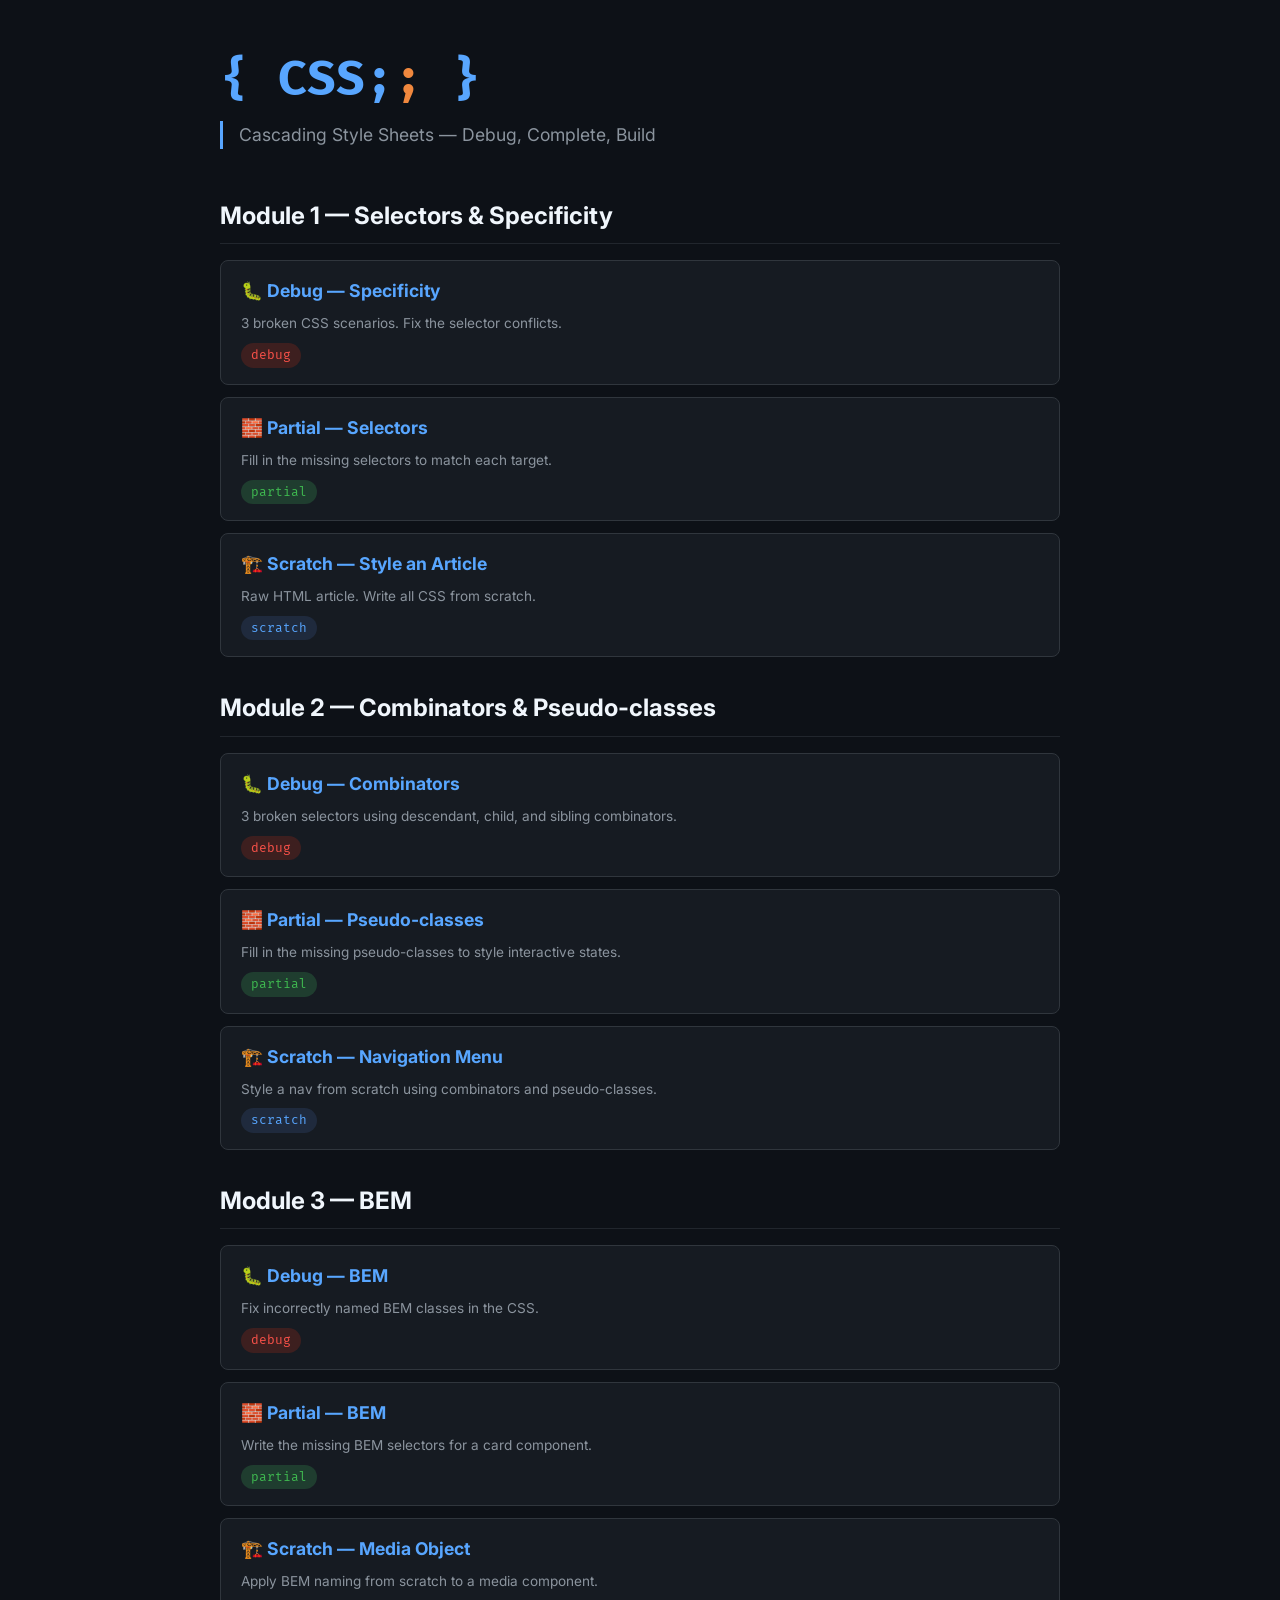
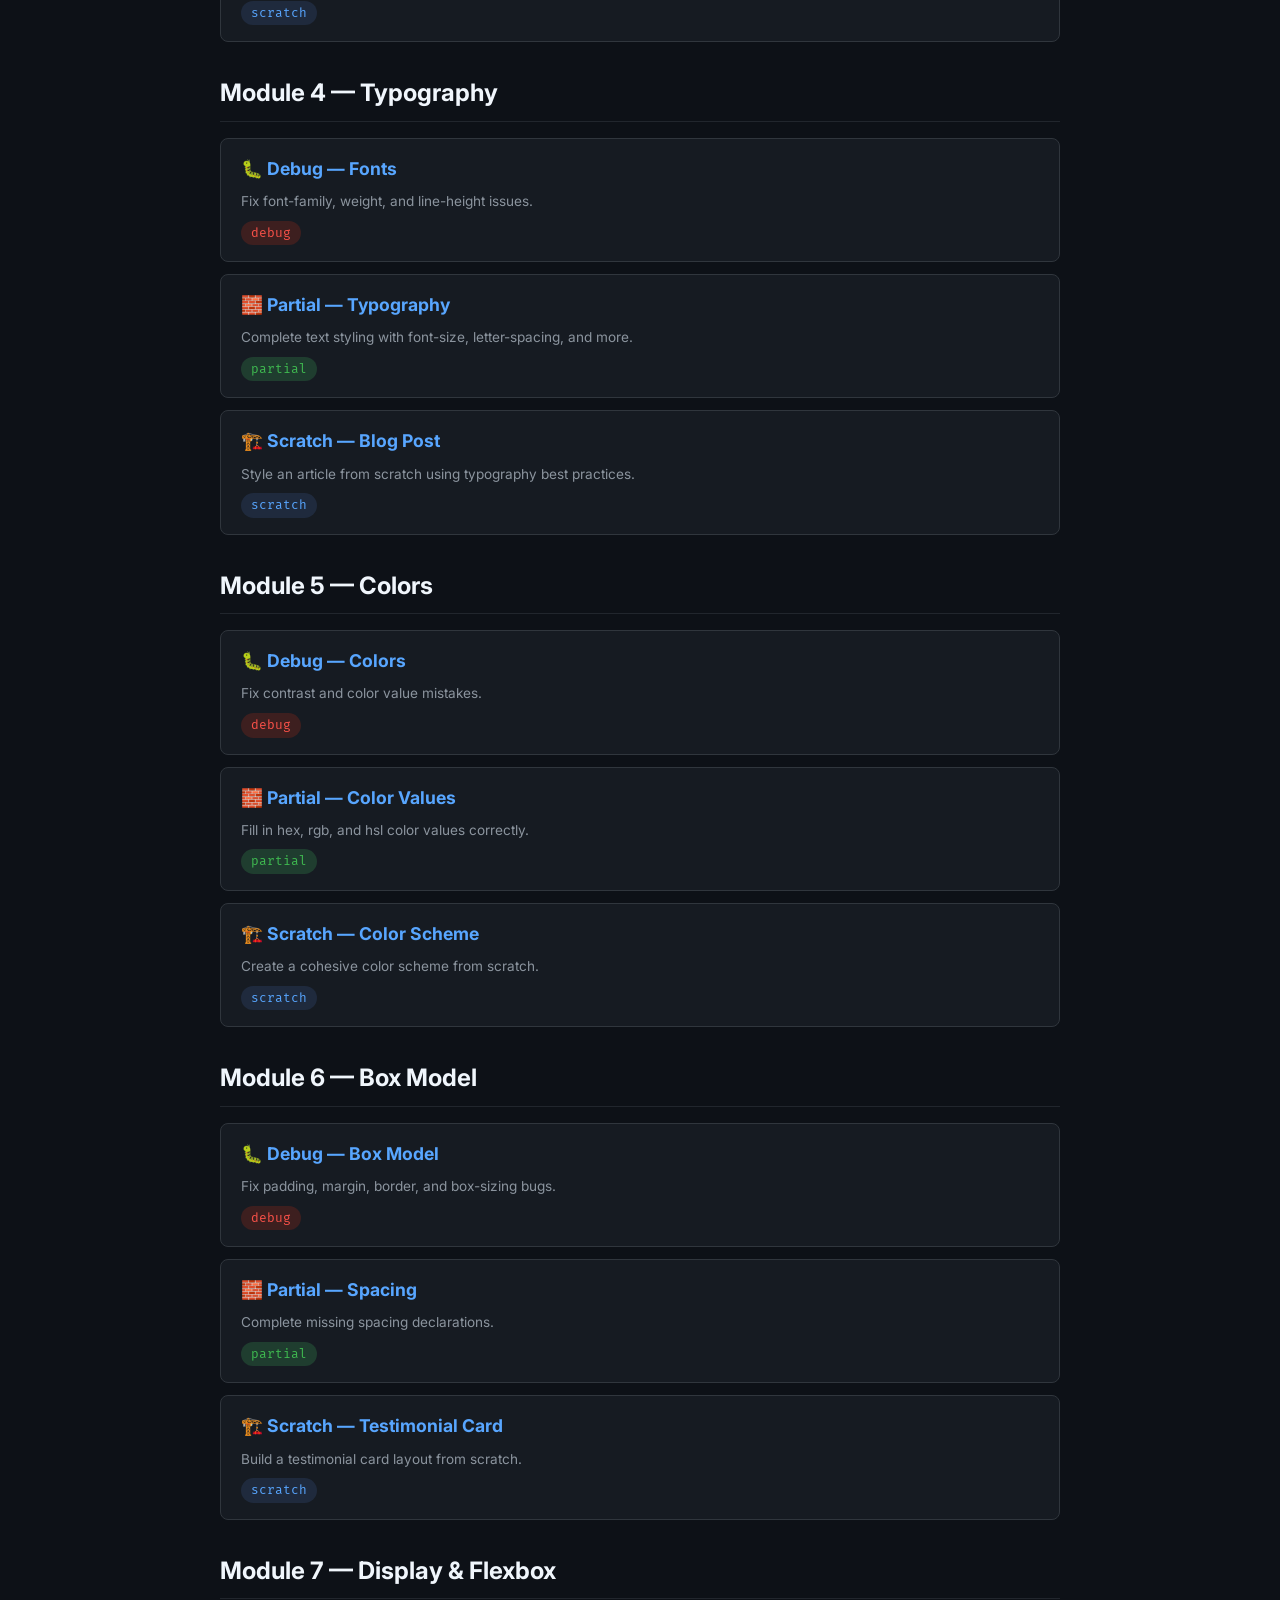
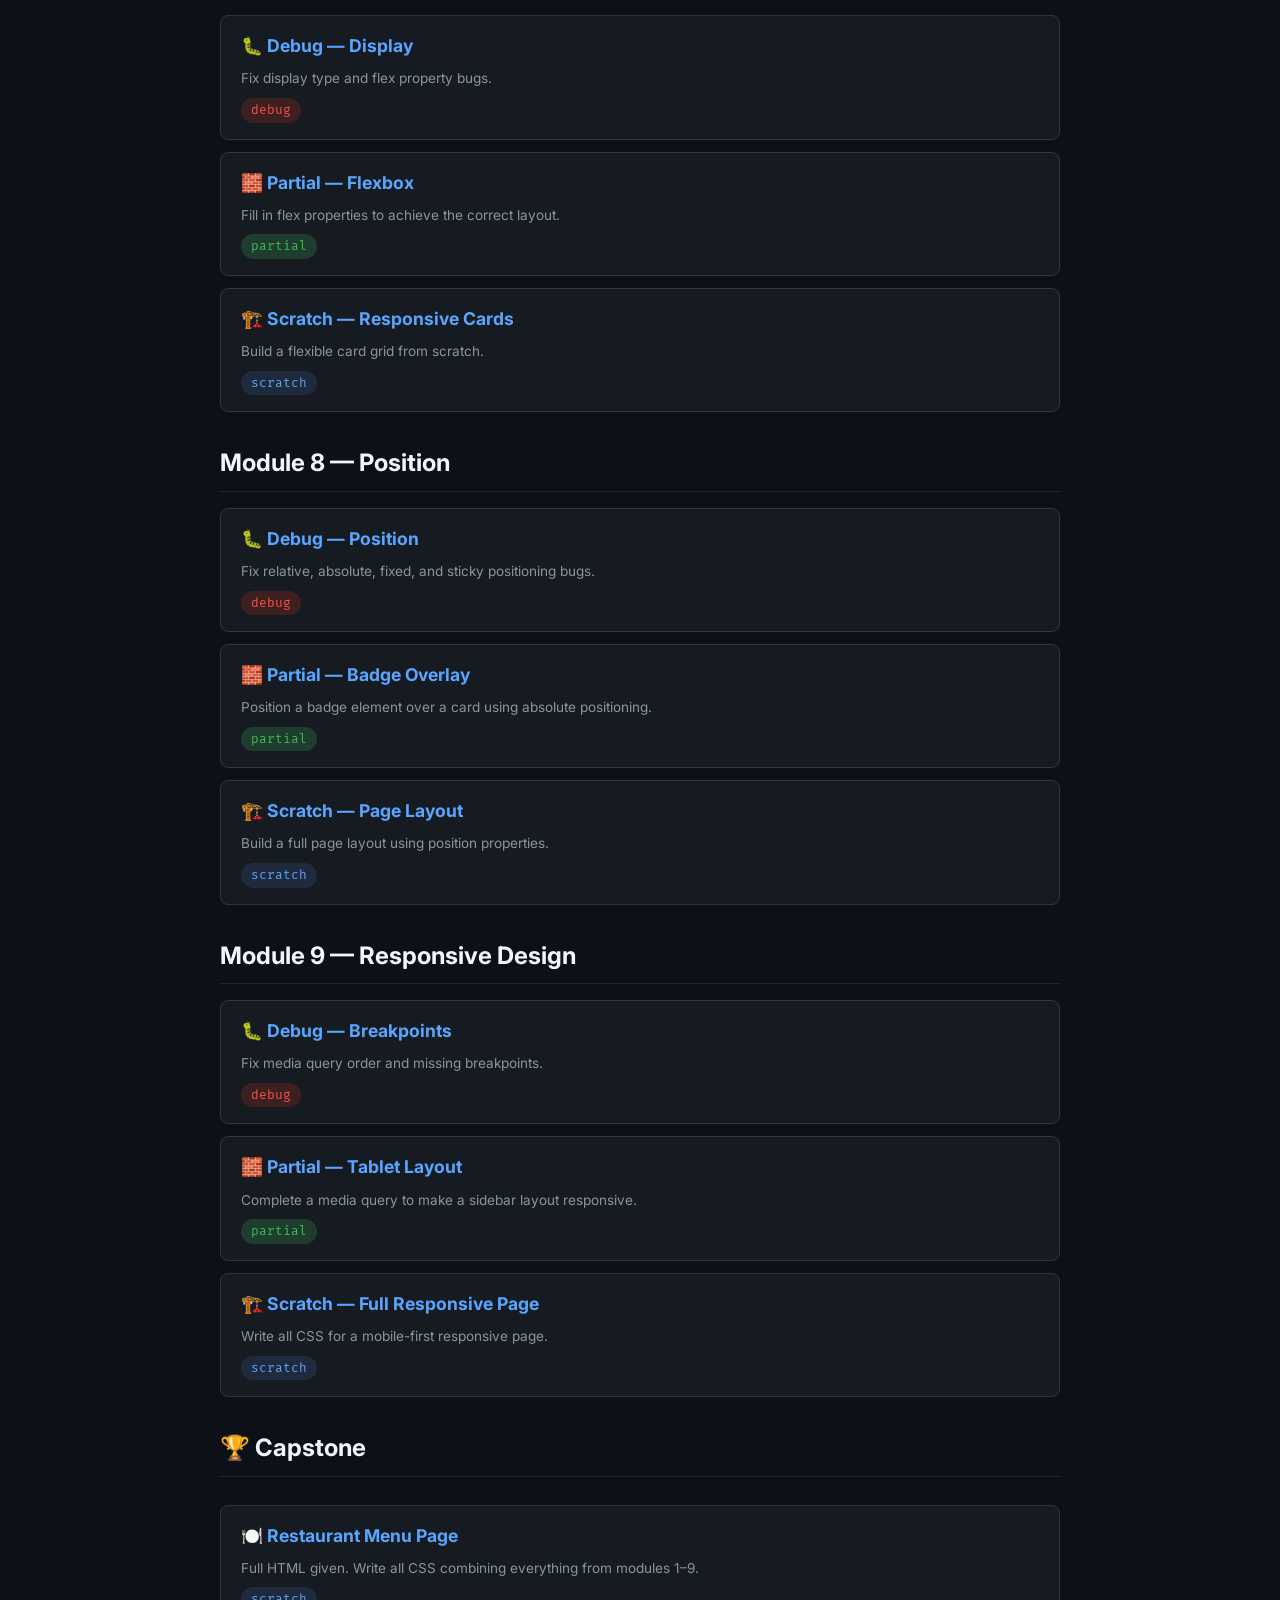
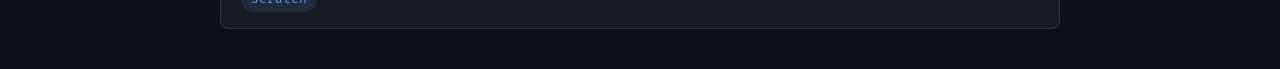
<file: css-ex/index.html>
<!DOCTYPE html>
<html lang="en">
<head>
  <meta charset="UTF-8">
  <meta name="viewport" content="width=device-width, initial-scale=1.0">
  <title>{ CSS; } — Course Hub</title>
  <link rel="preconnect" href="https://fonts.googleapis.com">
  <link href="https://fonts.googleapis.com/css2?family=Fira+Mono:wght@500;700&family=Inter:wght@400;600;700&display=swap" rel="stylesheet">
  <style>
    * { margin: 0; padding: 0; box-sizing: border-box; }
    body { font-family: 'Inter', sans-serif; background: #0d1117; color: #e6edf3; line-height: 1.6; padding: 40px 24px; }
    .container { max-width: 840px; margin: 0 auto; }
    h1 { font-family: 'Fira Mono', monospace; font-size: 3rem; color: #58a6ff; margin-bottom: 4px; }
    h1 span { color: #f0883e; }
    .subtitle { color: #8b949e; font-size: 1.1rem; margin-bottom: 48px; border-left: 3px solid #58a6ff; padding-left: 16px; }
    h2 { font-size: 1.5rem; color: #f0f6fc; margin: 32px 0 16px; padding-bottom: 8px; border-bottom: 1px solid #21262d; }
    .module-grid { display: flex; flex-direction: column; gap: 12px; }
    .module { background: #161b22; border: 1px solid #30363d; border-radius: 8px; padding: 16px 20px; transition: border-color 0.2s; }
    .module:hover { border-color: #58a6ff; }
    .module h3 { font-size: 1.1rem; margin-bottom: 8px; }
    .module h3 a { color: #58a6ff; text-decoration: none; }
    .module h3 a:hover { text-decoration: underline; }
    .module .meta { font-size: 0.85rem; color: #8b949e; }
    .ex-list { display: flex; gap: 8px; flex-wrap: wrap; margin-top: 8px; }
    .ex-tag { font-family: 'Fira Mono', monospace; font-size: 0.8rem; padding: 2px 10px; border-radius: 20px; background: #21262d; color: #8b949e; }
    .ex-tag.debug { background: #3d1f1f; color: #f85149; }
    .ex-tag.partial { background: #1f3d2f; color: #3fb950; }
    .ex-tag.scratch { background: #1f2a3d; color: #58a6ff; }
    .capstone { margin-top: 12px; }
  </style>
</head>
<body>
  <div class="container">
    <h1>{ CSS;<span>;</span> }</h1>
    <div class="subtitle">Cascading Style Sheets — Debug, Complete, Build</div>

    <h2>Module 1 — Selectors &amp; Specificity</h2>
    <div class="module-grid">
      <div class="module">
        <h3><a href="exercises/module-01-selectors/exercise-specificity.html">🐛 Debug — Specificity</a></h3>
        <div class="meta">3 broken CSS scenarios. Fix the selector conflicts.</div>
        <div class="ex-list"><span class="ex-tag debug">debug</span></div>
      </div>
      <div class="module">
        <h3><a href="exercises/module-01-selectors/partial-selectors.html">🧱 Partial — Selectors</a></h3>
        <div class="meta">Fill in the missing selectors to match each target.</div>
        <div class="ex-list"><span class="ex-tag partial">partial</span></div>
      </div>
      <div class="module">
        <h3><a href="exercises/module-01-selectors/scratch-style-article.html">🏗️ Scratch — Style an Article</a></h3>
        <div class="meta">Raw HTML article. Write all CSS from scratch.</div>
        <div class="ex-list"><span class="ex-tag scratch">scratch</span></div>
      </div>
    </div>

    <h2>Module 2 — Combinators &amp; Pseudo-classes</h2>
    <div class="module-grid">
      <div class="module">
        <h3><a href="exercises/module-02-combinators/exercise-combinators.html">🐛 Debug — Combinators</a></h3>
        <div class="meta">3 broken selectors using descendant, child, and sibling combinators.</div>
        <div class="ex-list"><span class="ex-tag debug">debug</span></div>
      </div>
      <div class="module">
        <h3><a href="exercises/module-02-combinators/partial-pseudo.html">🧱 Partial — Pseudo-classes</a></h3>
        <div class="meta">Fill in the missing pseudo-classes to style interactive states.</div>
        <div class="ex-list"><span class="ex-tag partial">partial</span></div>
      </div>
      <div class="module">
        <h3><a href="exercises/module-02-combinators/scratch-menu.html">🏗️ Scratch — Navigation Menu</a></h3>
        <div class="meta">Style a nav from scratch using combinators and pseudo-classes.</div>
        <div class="ex-list"><span class="ex-tag scratch">scratch</span></div>
      </div>
    </div>

    <h2>Module 3 — BEM</h2>
    <div class="module-grid">
      <div class="module">
        <h3><a href="exercises/module-03-bem/exercise-bem.html">🐛 Debug — BEM</a></h3>
        <div class="meta">Fix incorrectly named BEM classes in the CSS.</div>
        <div class="ex-list"><span class="ex-tag debug">debug</span></div>
      </div>
      <div class="module">
        <h3><a href="exercises/module-03-bem/partial-bem.html">🧱 Partial — BEM</a></h3>
        <div class="meta">Write the missing BEM selectors for a card component.</div>
        <div class="ex-list"><span class="ex-tag partial">partial</span></div>
      </div>
      <div class="module">
        <h3><a href="exercises/module-03-bem/scratch-bem.html">🏗️ Scratch — Media Object</a></h3>
        <div class="meta">Apply BEM naming from scratch to a media component.</div>
        <div class="ex-list"><span class="ex-tag scratch">scratch</span></div>
      </div>
    </div>

    <h2>Module 4 — Typography</h2>
    <div class="module-grid">
      <div class="module">
        <h3><a href="exercises/module-04-typography/exercise-font.html">🐛 Debug — Fonts</a></h3>
        <div class="meta">Fix font-family, weight, and line-height issues.</div>
        <div class="ex-list"><span class="ex-tag debug">debug</span></div>
      </div>
      <div class="module">
        <h3><a href="exercises/module-04-typography/partial-typography.html">🧱 Partial — Typography</a></h3>
        <div class="meta">Complete text styling with font-size, letter-spacing, and more.</div>
        <div class="ex-list"><span class="ex-tag partial">partial</span></div>
      </div>
      <div class="module">
        <h3><a href="exercises/module-04-typography/scratch-blog-post.html">🏗️ Scratch — Blog Post</a></h3>
        <div class="meta">Style an article from scratch using typography best practices.</div>
        <div class="ex-list"><span class="ex-tag scratch">scratch</span></div>
      </div>
    </div>

    <h2>Module 5 — Colors</h2>
    <div class="module-grid">
      <div class="module">
        <h3><a href="exercises/module-05-colors/exercise-color.html">🐛 Debug — Colors</a></h3>
        <div class="meta">Fix contrast and color value mistakes.</div>
        <div class="ex-list"><span class="ex-tag debug">debug</span></div>
      </div>
      <div class="module">
        <h3><a href="exercises/module-05-colors/partial-color-values.html">🧱 Partial — Color Values</a></h3>
        <div class="meta">Fill in hex, rgb, and hsl color values correctly.</div>
        <div class="ex-list"><span class="ex-tag partial">partial</span></div>
      </div>
      <div class="module">
        <h3><a href="exercises/module-05-colors/scratch-color-scheme.html">🏗️ Scratch — Color Scheme</a></h3>
        <div class="meta">Create a cohesive color scheme from scratch.</div>
        <div class="ex-list"><span class="ex-tag scratch">scratch</span></div>
      </div>
    </div>

    <h2>Module 6 — Box Model</h2>
    <div class="module-grid">
      <div class="module">
        <h3><a href="exercises/module-06-box-model/exercise-box.html">🐛 Debug — Box Model</a></h3>
        <div class="meta">Fix padding, margin, border, and box-sizing bugs.</div>
        <div class="ex-list"><span class="ex-tag debug">debug</span></div>
      </div>
      <div class="module">
        <h3><a href="exercises/module-06-box-model/partial-spacing.html">🧱 Partial — Spacing</a></h3>
        <div class="meta">Complete missing spacing declarations.</div>
        <div class="ex-list"><span class="ex-tag partial">partial</span></div>
      </div>
      <div class="module">
        <h3><a href="exercises/module-06-box-model/scratch-testimonial.html">🏗️ Scratch — Testimonial Card</a></h3>
        <div class="meta">Build a testimonial card layout from scratch.</div>
        <div class="ex-list"><span class="ex-tag scratch">scratch</span></div>
      </div>
    </div>

    <h2>Module 7 — Display &amp; Flexbox</h2>
    <div class="module-grid">
      <div class="module">
        <h3><a href="exercises/module-07-display-flexbox/exercise-display.html">🐛 Debug — Display</a></h3>
        <div class="meta">Fix display type and flex property bugs.</div>
        <div class="ex-list"><span class="ex-tag debug">debug</span></div>
      </div>
      <div class="module">
        <h3><a href="exercises/module-07-display-flexbox/partial-flexbox.html">🧱 Partial — Flexbox</a></h3>
        <div class="meta">Fill in flex properties to achieve the correct layout.</div>
        <div class="ex-list"><span class="ex-tag partial">partial</span></div>
      </div>
      <div class="module">
        <h3><a href="exercises/module-07-display-flexbox/scratch-responsive-cards.html">🏗️ Scratch — Responsive Cards</a></h3>
        <div class="meta">Build a flexible card grid from scratch.</div>
        <div class="ex-list"><span class="ex-tag scratch">scratch</span></div>
      </div>
    </div>

    <h2>Module 8 — Position</h2>
    <div class="module-grid">
      <div class="module">
        <h3><a href="exercises/module-08-position/exercise-position.html">🐛 Debug — Position</a></h3>
        <div class="meta">Fix relative, absolute, fixed, and sticky positioning bugs.</div>
        <div class="ex-list"><span class="ex-tag debug">debug</span></div>
      </div>
      <div class="module">
        <h3><a href="exercises/module-08-position/partial-badge.html">🧱 Partial — Badge Overlay</a></h3>
        <div class="meta">Position a badge element over a card using absolute positioning.</div>
        <div class="ex-list"><span class="ex-tag partial">partial</span></div>
      </div>
      <div class="module">
        <h3><a href="exercises/module-08-position/scratch-page-layout.html">🏗️ Scratch — Page Layout</a></h3>
        <div class="meta">Build a full page layout using position properties.</div>
        <div class="ex-list"><span class="ex-tag scratch">scratch</span></div>
      </div>
    </div>

    <h2>Module 9 — Responsive Design</h2>
    <div class="module-grid">
      <div class="module">
        <h3><a href="exercises/module-09-responsive/exercise-breakpoints.html">🐛 Debug — Breakpoints</a></h3>
        <div class="meta">Fix media query order and missing breakpoints.</div>
        <div class="ex-list"><span class="ex-tag debug">debug</span></div>
      </div>
      <div class="module">
        <h3><a href="exercises/module-09-responsive/partial-tablet.html">🧱 Partial — Tablet Layout</a></h3>
        <div class="meta">Complete a media query to make a sidebar layout responsive.</div>
        <div class="ex-list"><span class="ex-tag partial">partial</span></div>
      </div>
      <div class="module">
        <h3><a href="exercises/module-09-responsive/scratch-full-responsive.css">🏗️ Scratch — Full Responsive Page</a></h3>
        <div class="meta">Write all CSS for a mobile-first responsive page.</div>
        <div class="ex-list"><span class="ex-tag scratch">scratch</span></div>
      </div>
    </div>

    <h2>🏆 Capstone</h2>
    <div class="module-grid">
      <div class="module capstone">
        <h3><a href="exercises/capstone-restaurant/index.html">🍽️ Restaurant Menu Page</a></h3>
        <div class="meta">Full HTML given. Write all CSS combining everything from modules 1–9.</div>
        <div class="ex-list"><span class="ex-tag scratch">scratch</span></div>
      </div>
    </div>
  </div>
</body>
</html>
</file>
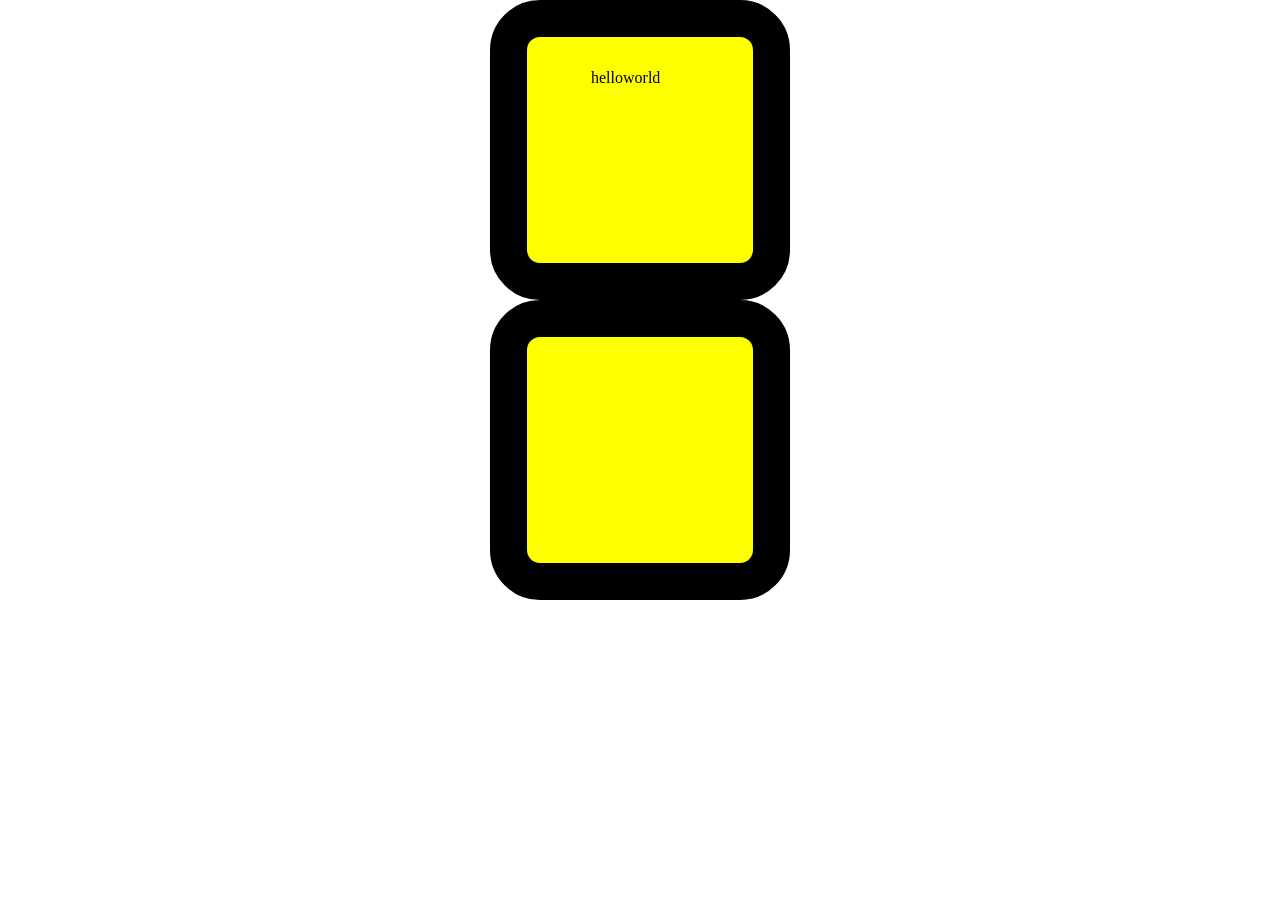
<file: css-ex/boxmodel/index.html>
<!DOCTYPE html>
<html lang="en">
<head>
    <link rel="stylesheet" href="css.css">
    <meta charset="UTF-8">
    <meta name="viewport" content="width=device-width, initial-scale=1.0">
    <title>Document</title>
</head>
<body>
    <div style = " height: 300px; width: 300px; background-color: yellow;margin-bottom: -128px;" >
        helloworld
    </div>
    <div class="special" style = " height: 300px; width: 300px; background-color: yellow; margin-top: 128px;" >
         </div>
</body>
</html>
</file>
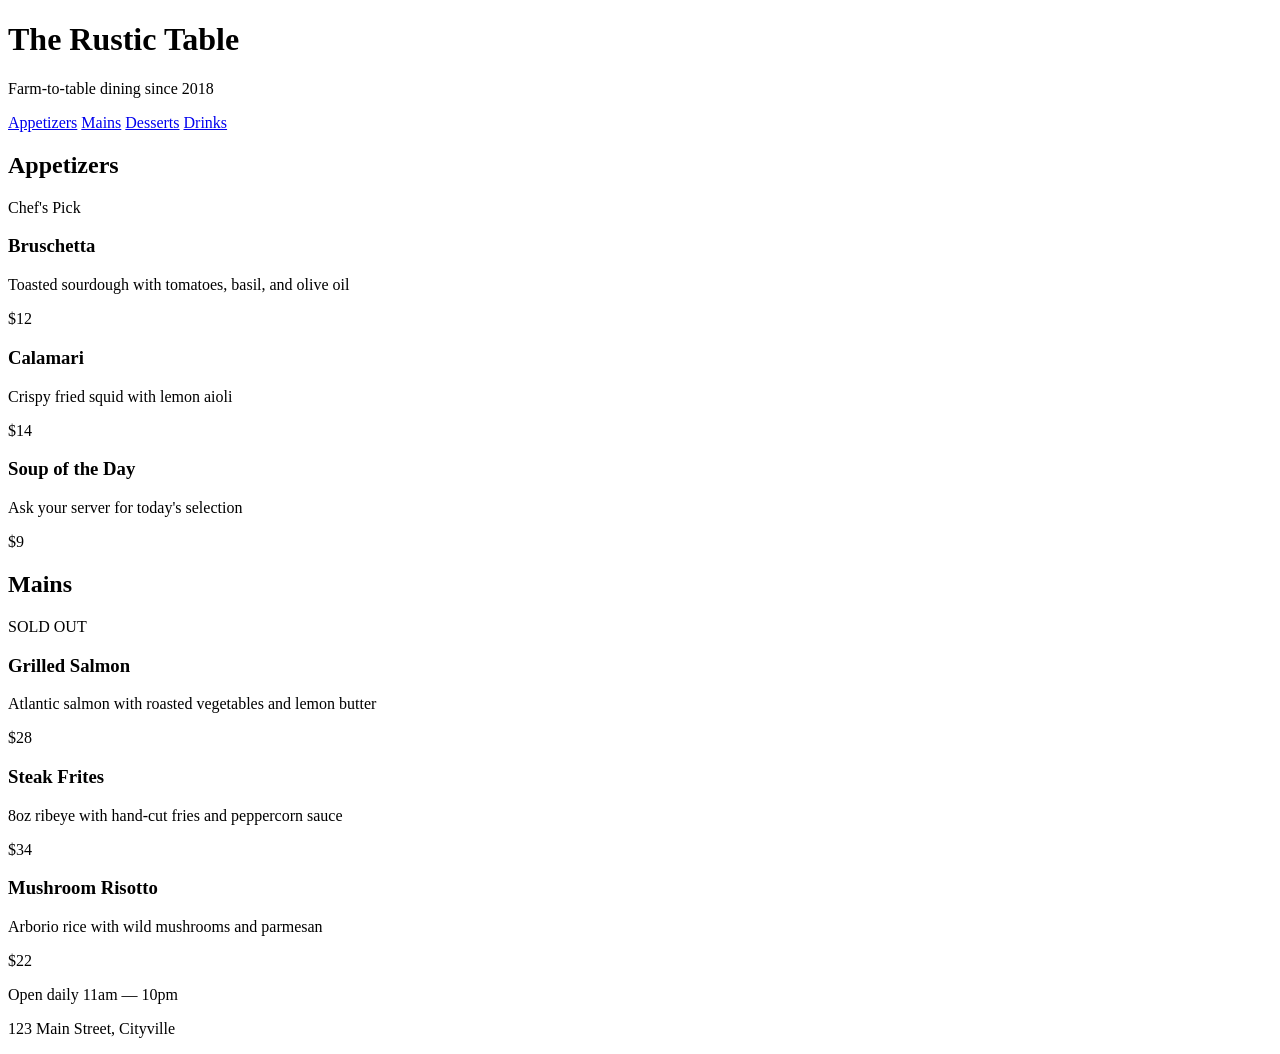
<file: css-ex/exercises/capstone-restaurant/index.html>
<!DOCTYPE html>
<html lang="en">
<head>
  <meta charset="UTF-8">
  <meta name="viewport" content="width=device-width, initial-scale=1.0">
  <title>🍽️ Restaurant Menu</title>
  <link rel="stylesheet" href="style.css">
</head>
<body>

  <header class="header">
    <h1 class="header__title">The Rustic Table</h1>
    <p class="header__subtitle">Farm-to-table dining since 2018</p>
  </header>

  <nav class="nav">
    <a href="#" class="nav__link">Appetizers</a>
    <a href="#" class="nav__link">Mains</a>
    <a href="#" class="nav__link">Desserts</a>
    <a href="#" class="nav__link">Drinks</a>
  </nav>

  <main class="menu">
    <section class="menu__section">
      <h2 class="menu__heading">Appetizers</h2>
      <div class="menu__grid">
        <div class="menu-item">
          <span class="menu-item__badge">Chef's Pick</span>
          <h3 class="menu-item__name">Bruschetta</h3>
          <p class="menu-item__desc">Toasted sourdough with tomatoes, basil, and olive oil</p>
          <span class="menu-item__price">$12</span>
        </div>
        <div class="menu-item">
          <h3 class="menu-item__name">Calamari</h3>
          <p class="menu-item__desc">Crispy fried squid with lemon aioli</p>
          <span class="menu-item__price">$14</span>
        </div>
        <div class="menu-item">
          <h3 class="menu-item__name">Soup of the Day</h3>
          <p class="menu-item__desc">Ask your server for today's selection</p>
          <span class="menu-item__price">$9</span>
        </div>
      </div>
    </section>

    <section class="menu__section">
      <h2 class="menu__heading">Mains</h2>
      <div class="menu__grid">
        <div class="menu-item">
          <span class="menu-item__badge menu-item__badge--sold">SOLD OUT</span>
          <h3 class="menu-item__name">Grilled Salmon</h3>
          <p class="menu-item__desc">Atlantic salmon with roasted vegetables and lemon butter</p>
          <span class="menu-item__price">$28</span>
        </div>
        <div class="menu-item">
          <h3 class="menu-item__name">Steak Frites</h3>
          <p class="menu-item__desc">8oz ribeye with hand-cut fries and peppercorn sauce</p>
          <span class="menu-item__price">$34</span>
        </div>
        <div class="menu-item">
          <h3 class="menu-item__name">Mushroom Risotto</h3>
          <p class="menu-item__desc">Arborio rice with wild mushrooms and parmesan</p>
          <span class="menu-item__price">$22</span>
        </div>
      </div>
    </section>
  </main>

  <footer class="footer">
    <p class="footer__text">Open daily 11am — 10pm</p>
    <p class="footer__text">123 Main Street, Cityville</p>
  </footer>

</body>
</html>
</file>
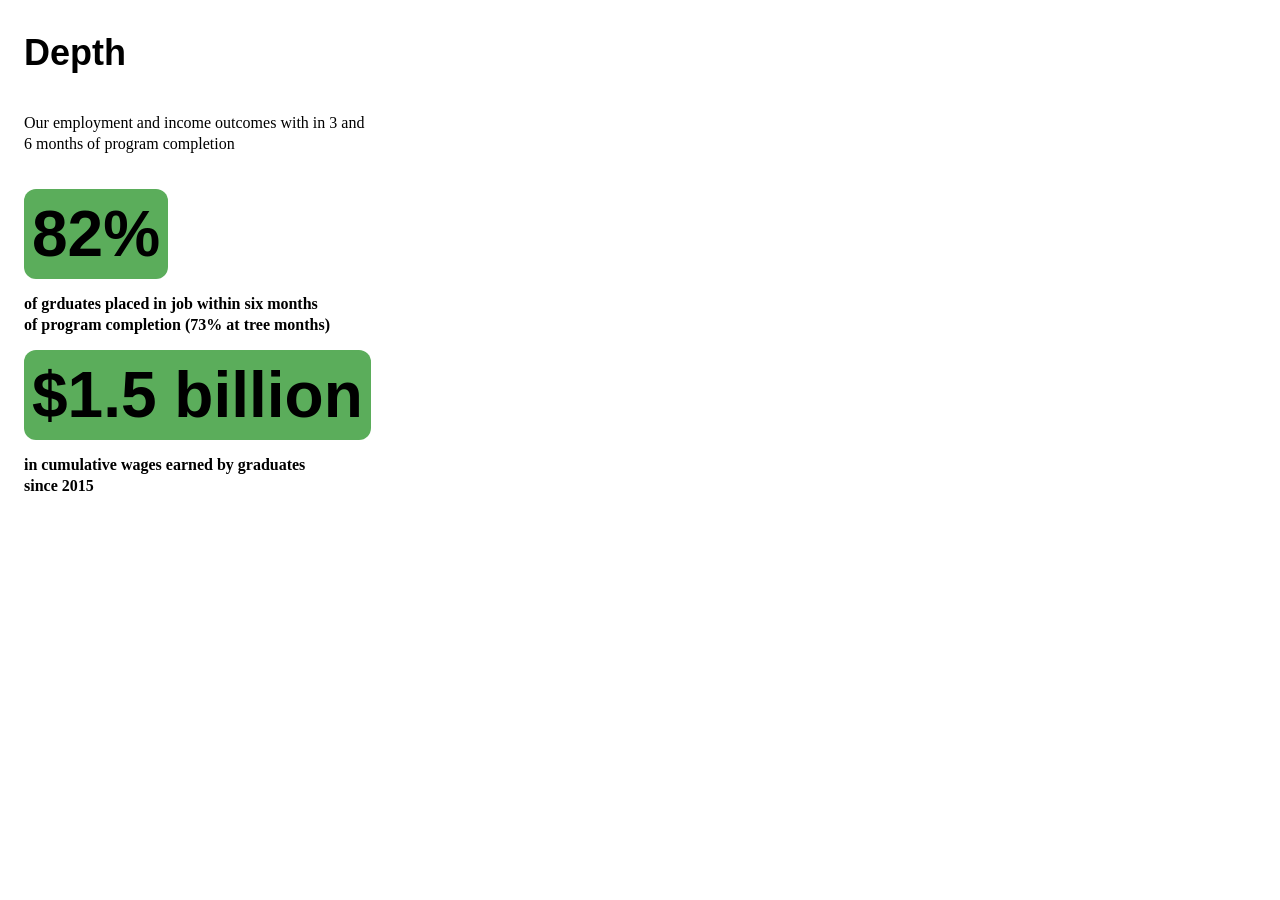
<file: homework/homework2.html>
<!DOCTYPE html>
<html lang="en">
<head>
    <meta charset="UTF-8">
    <meta name="viewport" content="width=device-width, initial-scale=1.0">
    <title>homework1</title>
    <link rel="stylesheet" href="homework2.css" >
</head>
<body>
    <header><h1>Depth</h1></header>
        <div>
        <p>Our employment and income outcomes with in 3 and  <span>6 months of program completion</span></p>
        <p class = "big82">82%</p>
        <p class = below82>of grduates placed in job within six months<span> of program completion (73% at tree months)</span></p>
        <p class =billion>$1.5 billion</p>
        <p class =belowbillion> in cumulative wages earned by graduates <span>since 2015</span></p>
        </div>
</html>
</file>
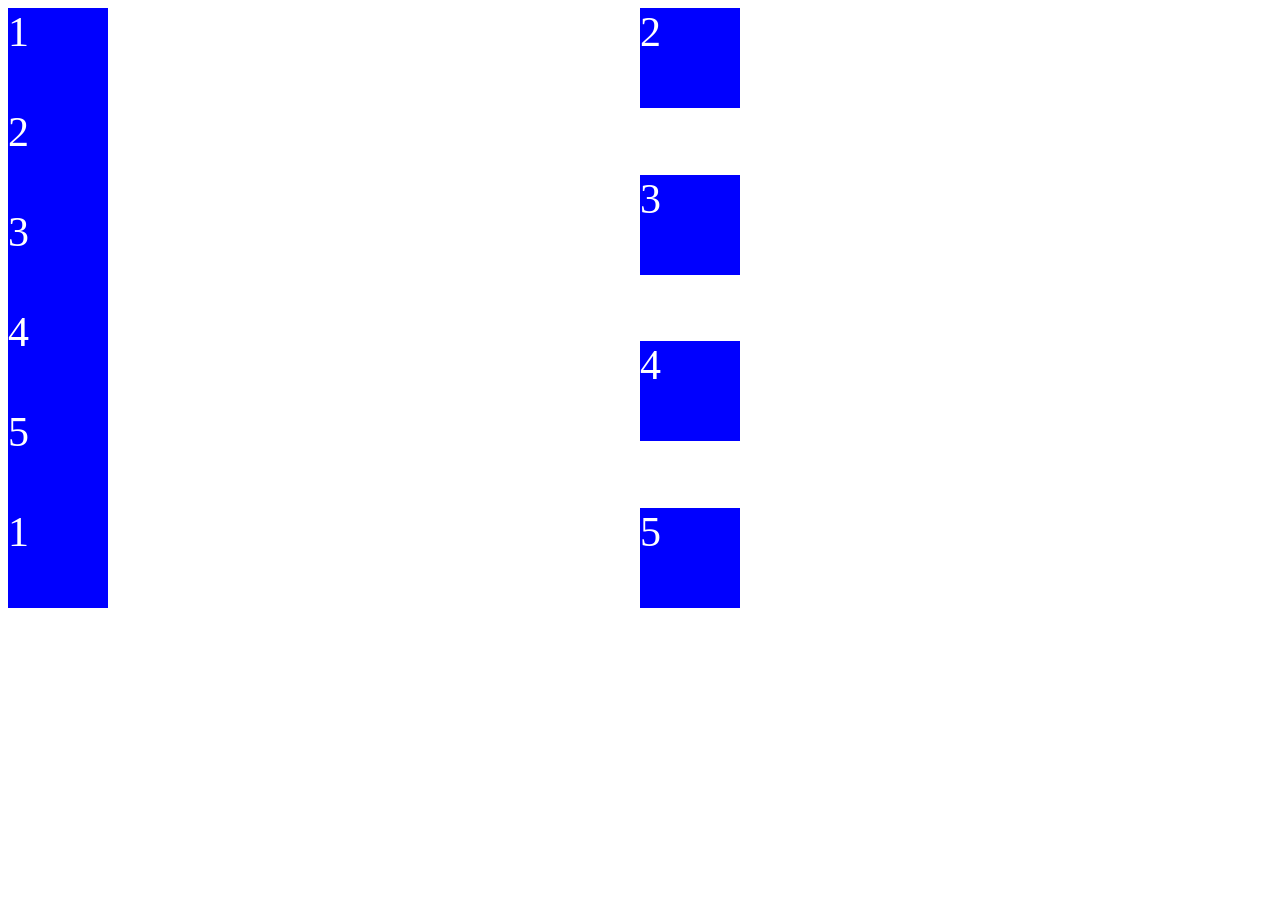
<file: style/style.html>
<!DOCTYPE html>
<html lang="en">
<head>
    <meta charset="UTF-8">
    <meta name="viewport" content="width=device-width, initial-scale=1.0">
    <title>css_flexbox</title>
    <link rel="stylesheet" href="style.css">
</head>
<body>
    <div class="container">
      <div class="box">1</div>
      <div class="box">2</div>
      <div class="box">3</div>
      <div class="box">4</div>
      <div class="box">5</div>
       <div class="box">1</div>
      <div class="box">2</div>
      <div class="box">3</div>
      <div class="box">4</div>
      <div class="box">5</div>
    </div>    
</body>
</html>
</file>
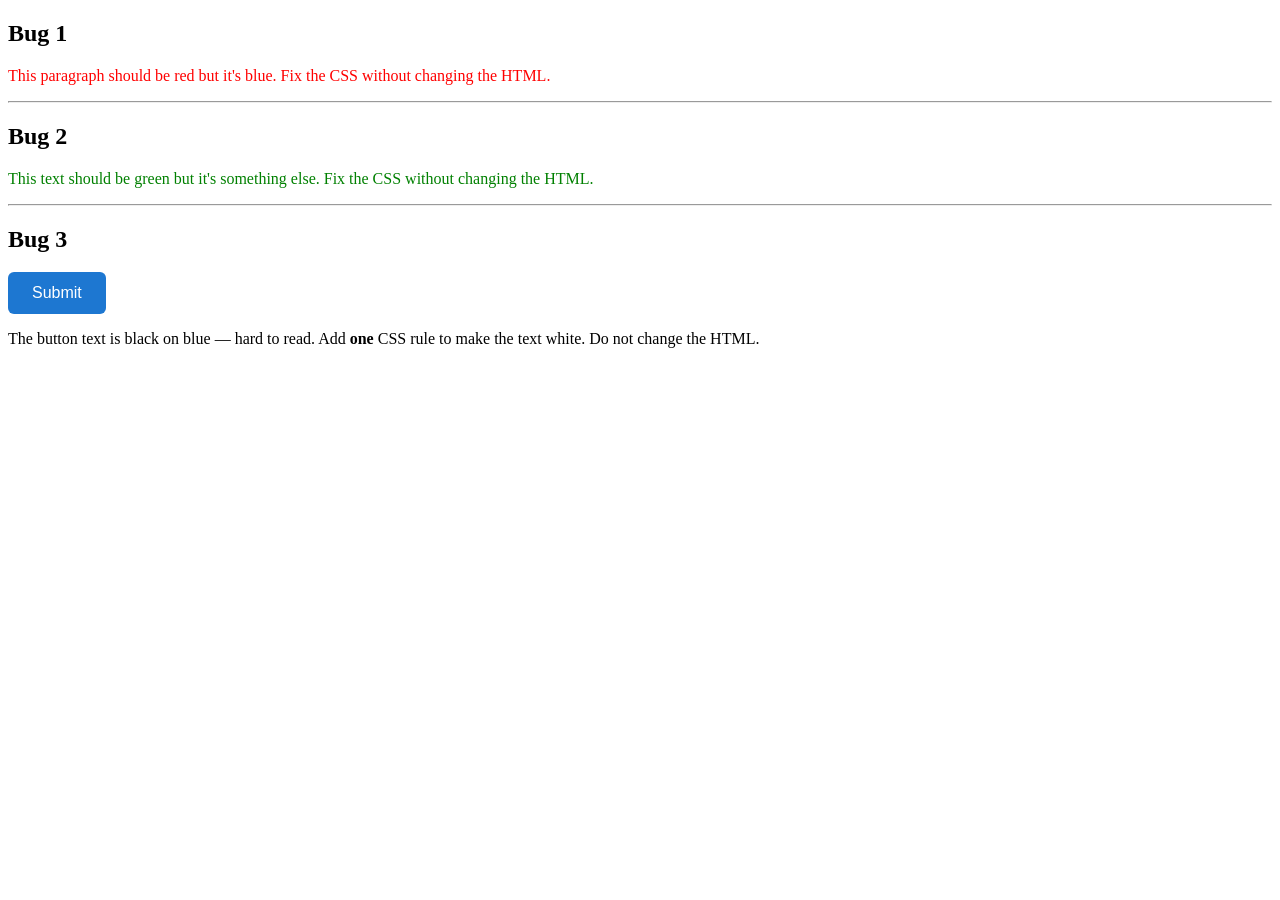
<file: css-ex/exercises/module-01-selectors/exercise-specificity.html>
<!DOCTYPE html>
<html lang="en">
<head>
  <meta charset="UTF-8">
  <meta name="viewport" content="width=device-width, initial-scale=1.0">
  <title>Debug — Specificity</title>
  <link rel="stylesheet" href="exercise-specificity.css">
</head>
<body>

  <section class="exercise">
    <h2>Bug 1</h2>
    <p class="highlight">This paragraph should be red but it's blue. Fix the CSS without changing the HTML.</p>
  </section>

  <hr>

  <section class="exercise">
    <h2>Bug 2</h2>
    <div class="card">
      <p id="special">This text should be green but it's something else. Fix the CSS without changing the HTML.</p>
    </div>
  </section>

  <hr>

  <section class="exercise">
    <h2>Bug 3</h2>
    <button class="btn">Submit</button>
    <p>The button text is black on blue — hard to read. Add <strong>one</strong> CSS rule to make the text white. Do not change the HTML.</p>
  </section>

</body>
</html>
</file>
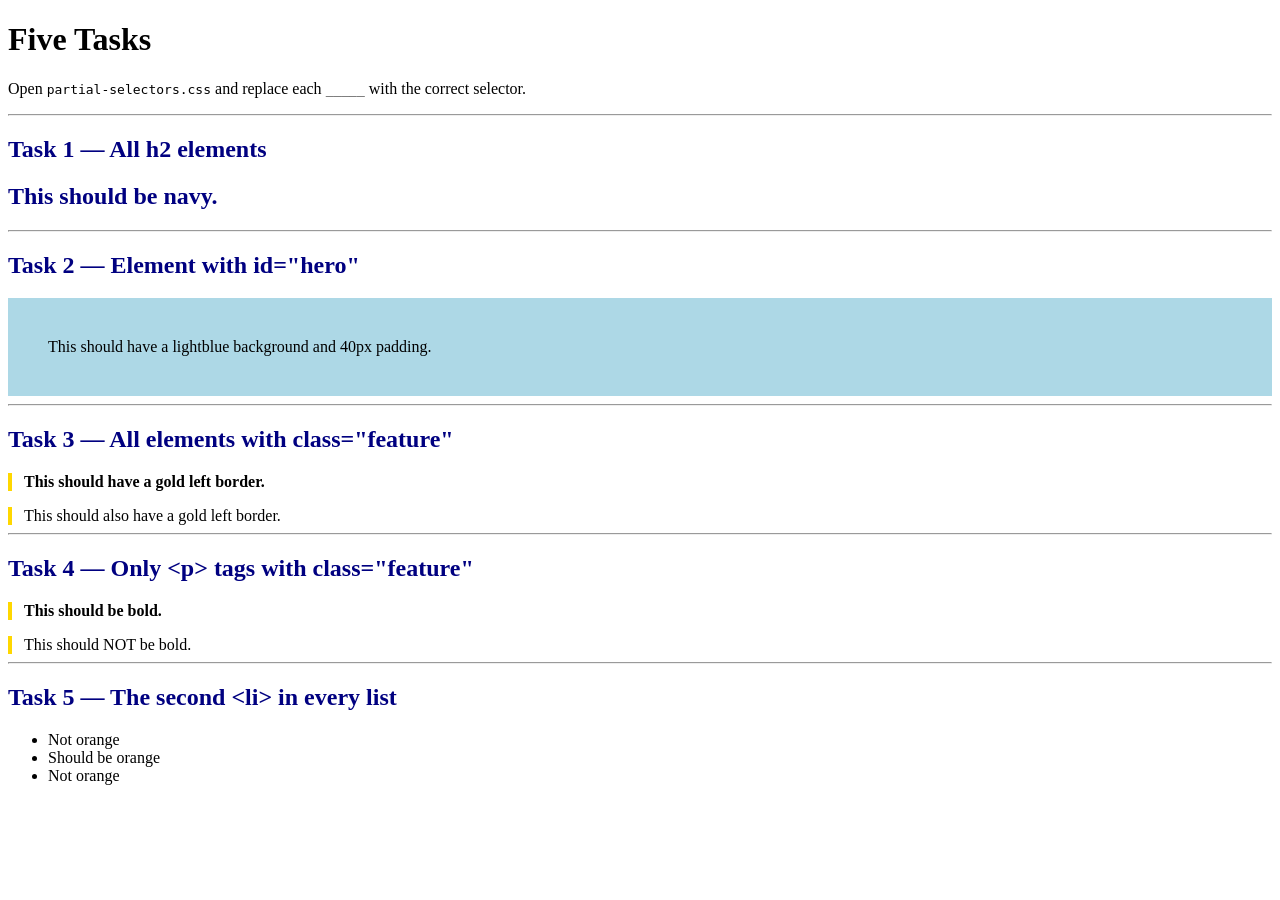
<file: css-ex/exercises/module-01-selectors/partial-selectors.html>
<!DOCTYPE html>
<html lang="en">
<head>
  <meta charset="UTF-8">
  <meta name="viewport" content="width=device-width, initial-scale=1.0">
  <title>Partial — Selectors</title>
  <link rel="stylesheet" href="partial-selectors.css">
</head>
<body>

  <h1>Five Tasks</h1>
  <p>Open <code>partial-selectors.css</code> and replace each <code>_____</code> with the correct selector.</p>

  <hr>

  <h2>Task 1 — All h2 elements</h2>
  <h2>This should be navy.</h2>

  <hr>

  <h2>Task 2 — Element with id="hero"</h2>
  <div id="hero">This should have a lightblue background and 40px padding.</div>

  <hr>

  <h2>Task 3 — All elements with class="feature"</h2>
  <p class="feature">This should have a gold left border.</p>
  <div class="feature">This should also have a gold left border.</div>

  <hr>

  <h2>Task 4 — Only &lt;p&gt; tags with class="feature"</h2>
  <p class="feature">This should be bold.</p>
  <div class="feature">This should NOT be bold.</div>

  <hr>

  <h2>Task 5 — The second &lt;li&gt; in every list</h2>
  <ul>
    <li>Not orange</li>
    <li>Should be orange</li>
    <li>Not orange</li>
  </ul>

</body>
</html>
</file>
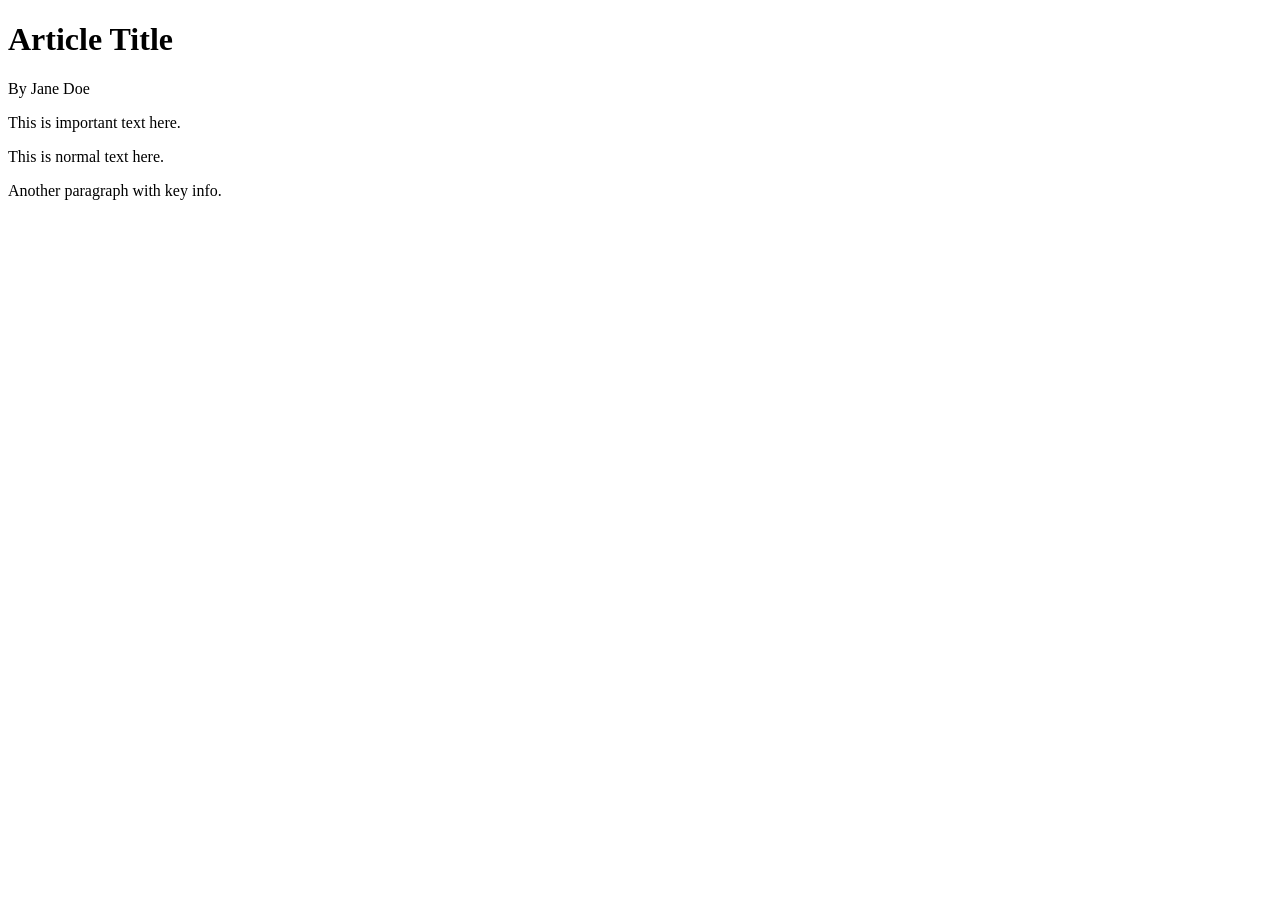
<file: css-ex/exercises/module-01-selectors/scratch-style-article.html>
<!DOCTYPE html>
<html lang="en">
<head>
  <meta charset="UTF-8">
  <meta name="viewport" content="width=device-width, initial-scale=1.0">
  <title>Scratch — Style an Article</title>
  <link rel="stylesheet" href="scratch-style-article.css">
</head>
<body>
  <h1>Article Title</h1>
  <p id="author">By Jane Doe</p>
  <div class="content">
    <p>This is <span class="highlight">important</span> text here.</p>
    <p>This is <span>normal</span> text here.</p>
    <p>Another paragraph with <span class="highlight">key</span> info.</p>
  </div>
</body>
</html>
</file>
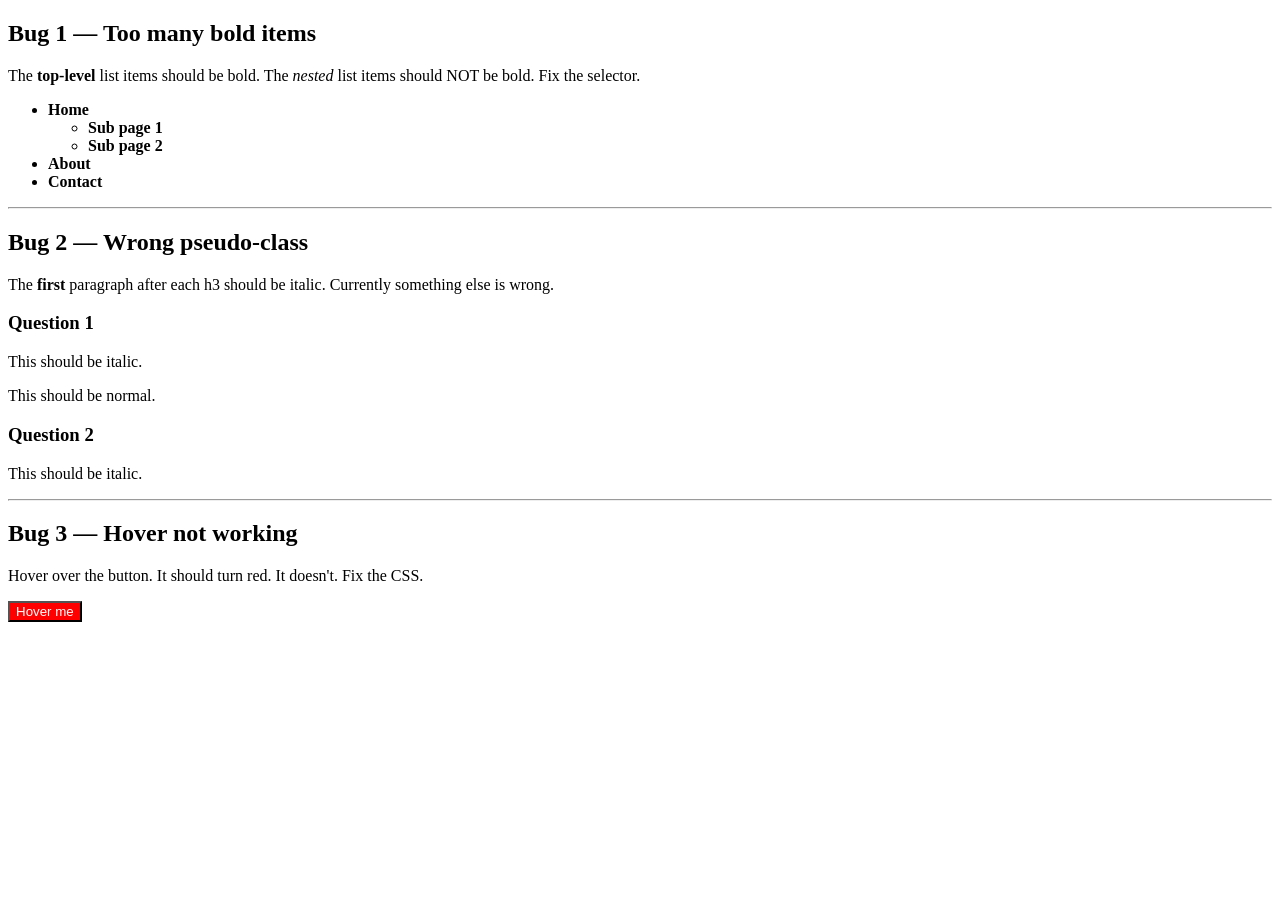
<file: css-ex/exercises/module-02-combinators/exercise-combinators.html>
<!DOCTYPE html>
<html lang="en">
<head>
  <meta charset="UTF-8">
  <meta name="viewport" content="width=device-width, initial-scale=1.0">
  <title>Debug — Combinators</title>
  <link rel="stylesheet" href="exercise-combinators.css">
</head>
<body>

  <section class="exercise">
    <h2>Bug 1 — Too many bold items</h2>
    <p>The <strong>top-level</strong> list items should be bold. The <em>nested</em> list items should NOT be bold. Fix the selector.</p>
    <ul class="nav">
      <li>Home
        <ul>
          <li>Sub page 1</li>
          <li>Sub page 2</li>
        </ul>
      </li>
      <li>About</li>
      <li>Contact</li>
    </ul>
  </section>

  <hr>

  <section class="exercise">
    <h2>Bug 2 — Wrong pseudo-class</h2>
    <p>The <strong>first</strong> paragraph after each h3 should be italic. Currently something else is wrong.</p>
    <div class="faq">
      <h3>Question 1</h3>
      <p>This should be italic.</p>
      <p>This should be normal.</p>
      <h3>Question 2</h3>
      <p>This should be italic.</p>
    </div>
  </section>

  <hr>

  <section class="exercise">
    <h2>Bug 3 — Hover not working</h2>
    <p>Hover over the button. It should turn red. It doesn't. Fix the CSS.</p>
    <button class="btn-hover">Hover me</button>
  </section>

</body>
</html>
</file>
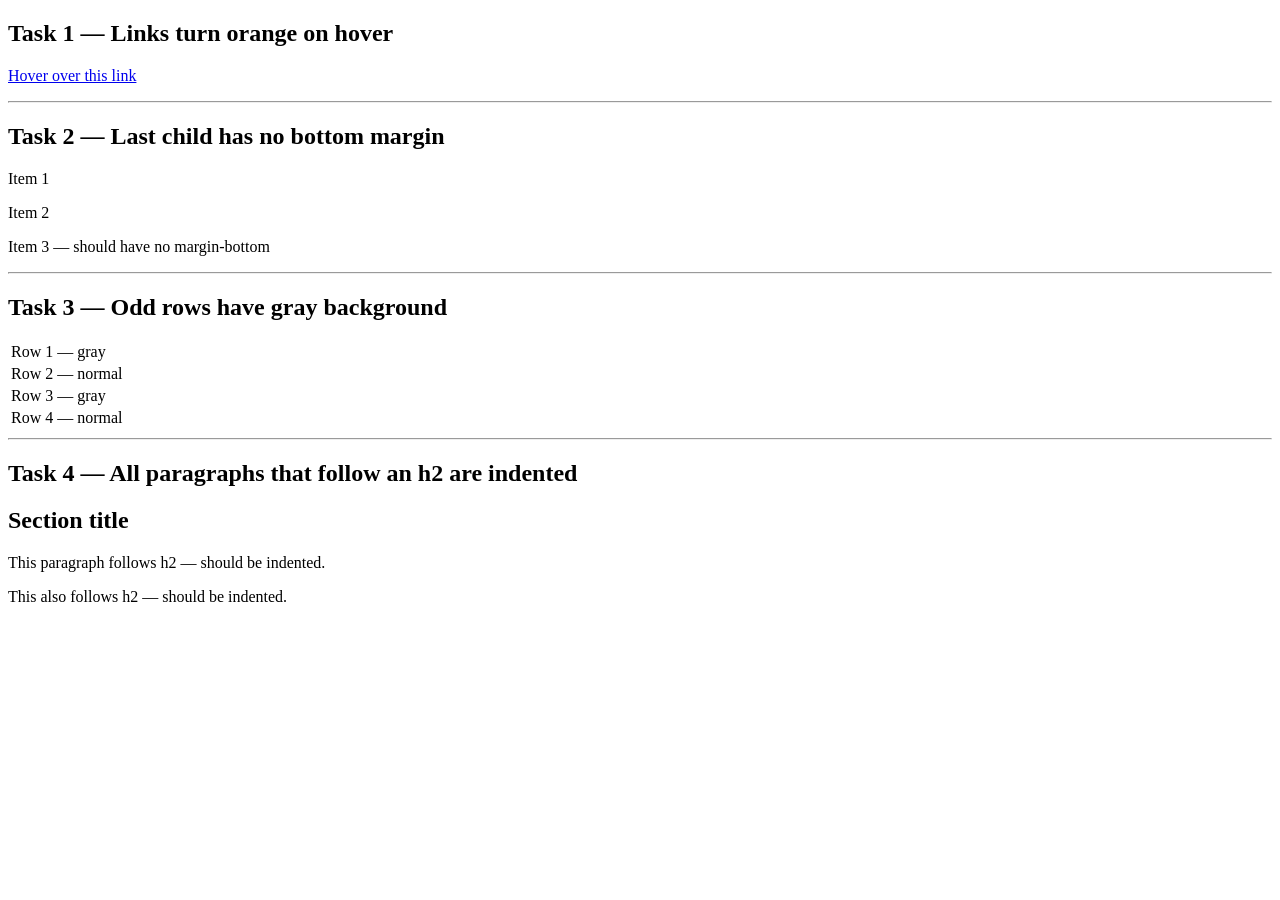
<file: css-ex/exercises/module-02-combinators/partial-pseudo.html>
<!DOCTYPE html>
<html lang="en">
<head>
  <meta charset="UTF-8">
  <meta name="viewport" content="width=device-width, initial-scale=1.0">
  <title>Partial — Pseudo-classes</title>
  <link rel="stylesheet" href="partial-pseudo.css">
</head>
<body>

  <h2>Task 1 — Links turn orange on hover</h2>
  <p><a href="#">Hover over this link</a></p>

  <hr>

  <h2>Task 2 — Last child has no bottom margin</h2>
  <div class="list">
    <p>Item 1</p>
    <p>Item 2</p>
    <p>Item 3 — should have no margin-bottom</p>
  </div>

  <hr>

  <h2>Task 3 — Odd rows have gray background</h2>
  <table>
    <tr><td>Row 1 — gray</td></tr>
    <tr><td>Row 2 — normal</td></tr>
    <tr><td>Row 3 — gray</td></tr>
    <tr><td>Row 4 — normal</td></tr>
  </table>

  <hr>

  <h2>Task 4 — All paragraphs that follow an h2 are indented</h2>
  <h2>Section title</h2>
  <p>This paragraph follows h2 — should be indented.</p>
  <p>This also follows h2 — should be indented.</p>

</body>
</html>
</file>
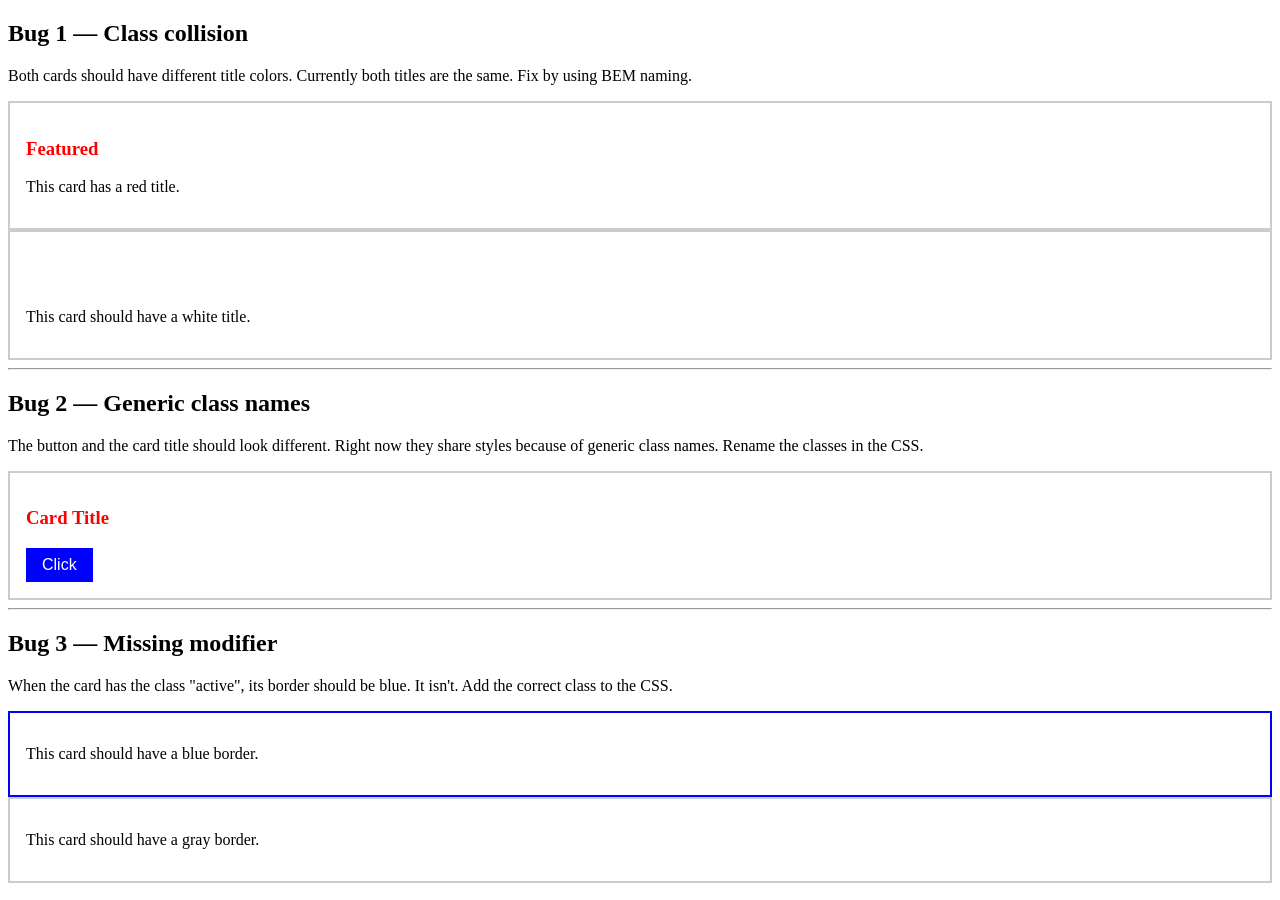
<file: css-ex/exercises/module-03-bem/exercise-bem.html>
<!DOCTYPE html>
<html lang="en">
<head>
  <meta charset="UTF-8">
  <meta name="viewport" content="width=device-width, initial-scale=1.0">
  <title>Debug — BEM</title>
  <link rel="stylesheet" href="exercise-bem.css">
</head>
<body>

  <section class="exercise">
    <h2>Bug 1 — Class collision</h2>
    <p>Both cards should have different title colors. Currently both titles are the same. Fix by using BEM naming.</p>

    <div class="card">
      <h3 class="card__title">Featured</h3>
      <p class="card__text">This card has a red title.</p>
    </div>

    <div class="card card--dark">
      <h3 class="card__title">Standard</h3>
      <p class="card__text">This card should have a white title.</p>
    </div>
  </section>

  <hr>

  <section class="exercise">
    <h2>Bug 2 — Generic class names</h2>
    <p>The button and the card title should look different. Right now they share styles because of generic class names. Rename the classes in the CSS.</p>

    <div class="card">
      <h3 class="card__title">Card Title</h3>
      <button class="card__btn">Click</button>
    </div>
  </section>

  <hr>

  <section class="exercise">
    <h2>Bug 3 — Missing modifier</h2>
    <p>When the card has the class "active", its border should be blue. It isn't. Add the correct class to the CSS.</p>

    <div class="card card--active">
      <p>This card should have a blue border.</p>
    </div>
    <div class="card">
      <p>This card should have a gray border.</p>
    </div>
  </section>

</body>
</html>
</file>
<file: css-ex/boxmodel/css.css>
div{
   padding: 32px 64px 18px;
    box-sizing: border-box;
    border: 1cm black  solid;
    margin: 0 auto;
    border-radius: 50px;
}
*{
    padding: 0px;
    margin: 0px ;
    box-sizing: border-box;
}
</file>
<file: css-ex/exercises/capstone-restaurant/style.css>
/* ============================================
   🏆 CAPSTONE — RESTAURANT MENU
   Write ALL CSS from scratch.
   
   The HTML is complete with BEM naming.
   Your job: style everything.

   REQUIREMENTS:
   1. CSS Reset (* { box-sizing: border-box; margin: 0; padding: 0; })
   2. body — font-family sans-serif, background #faf8f5, color #333
   3. .header — text-align center, padding 60px 20px 40px, background #2d3436, color white
      .header__title — font-size 2.5rem, letter-spacing 1px
      .header__subtitle — font-style italic, color #b2bec3, margin-top 8px
   
   4. .nav — display flex, justify-content center, gap 24px, padding 16px, 
      position sticky, top 0, background white, box-shadow, z-index 10
      .nav__link — text-decoration none, color #555, font-weight 600
      .nav__link:hover — color #e17055
   
   5. .menu — max-width 900px, margin auto, padding 40px 20px
      .menu__heading — font-size 1.8rem, margin-bottom 24px, border-bottom 2px solid #e17055, 
      padding-bottom 8px
      .menu__grid — display flex, flex-wrap wrap, gap 24px, justify-content center
   
   6. .menu-item — flex 1 1 260px, border 1px solid #e0e0e0, border-radius 8px, 
      padding 24px, background white, position relative
      .menu-item:hover — box-shadow 0 4px 16px rgba(0,0,0,0.1), translateY -4px, 
      transition all 0.2s ease
      .menu-item__name — font-size 1.2rem, margin-bottom 8px
      .menu-item__desc — color #777, font-size 0.9rem, line-height 1.5, margin-bottom 12px
      .menu-item__price — font-weight bold, color #e17055, font-size 1.1rem
      .menu-item__badge — position absolute, top 8px, right 8px, background #e17055, 
      color white, padding 4px 10px, font-size 0.75rem, border-radius 4px, font-weight bold
      .menu-item__badge--sold — background #636e72
   
   7. .footer — text-align center, padding 32px, background #2d3436, color white, margin-top 40px
      .footer__text — font-size 0.9rem, color #b2bec3
   
   8. RESPONSIVE:
      At max-width: 600px, make .menu__grid flex-direction column
      At max-width: 600px, reduce .header padding
   ============================================ */
</file>
<file: homework/homework2.css>
body{
        display: flex;
        flex-direction: column;
        margin-left: 24px;
    }
header{
   font-family: 'Franklin Gothic Medium', 'Arial Narrow', Arial, sans-serif;
   font-size: large;
   font-weight: 900; 
}


div p:first-child span{
    display: block;
    margin-top: 3px;
    

}
.big82{
    font-family: 'Franklin Gothic Medium', 'Arial Narrow', Arial, sans-serif;
    font-size: 64px;
    font-weight: bold;
   border-radius: 12px;
    background-color: rgb(91, 173, 91);
    margin-top: 36px;
    margin-bottom: 0px;
    width: fit-content;
    padding: 8px;
}

.below82{
    font-weight: bold;
}
.below82 span{
    display: block;
    margin-top: 3px;

}
.billion{
    font-family: 'Franklin Gothic Medium', 'Arial Narrow', Arial, sans-serif;
    font-size: 64px;
    font-weight: bold;
   border-radius: 12px;
    background-color: rgb(91, 173, 91);
    margin-top: 0px;
    margin-bottom: 0px;
    width: fit-content;
    padding:8px;
}
.belowbillion{
     font-weight: bold;
}
.belowbillion span{
  display: block;
    margin-top: 3px;
}
</file>
<file: style/style.css>
.container{
    display : flex;
    flex-direction: column;
    justify-content: space-between;
    height: 600px;
    flex-wrap: wrap;
}
.box {
  width: 100px;
  height: 100px;
  background-color: blue;
  font: bold;
  color: white;
  font-size: 42px;
}
</file>
<file: css-ex/exercises/module-01-selectors/exercise-specificity.css>
/* ============================================
   DEBUG — SPECIFICITY
   Three CSS bugs for you to fix.
   Rules: Do NOT modify the HTML file.
   ============================================ */


/* --- Bug 1 ---
   Goal: The paragraph with class "highlight" should be red.
   Problem: It's blue right now.
   Fix: remove the extra specificity from the first selector.
*/

p.highlight {
  color: blue;
}

p.highlight {
  color: red;
}


/* --- Bug 2 ---
   Goal: The paragraph with id="special" inside .card should be green.
   Problem: A more specific selector is overriding #special.
   Fix: remove the extra specificity from the first selector.
*/

.card p {
  color: black;
}

#special {
  color: green;
}


/* --- Bug 3 ---
   Goal: The button text should be white on the blue background.
   Current: Button has color: black.
   Add ONE new rule to .btn below to make text white.
   Do not remove the existing color rule.
*/

.btn {
  color: black;
  background: #1d77d1;
  padding: 12px 24px;
  border: none;
  border-radius: 6px;
  font-size: 1rem;
  color: white;
}
</file>
<file: css-ex/exercises/module-01-selectors/partial-selectors.css>
/* ============================================
   PARTIAL — SELECTORS
   Replace each _____ with the correct selector.
   ============================================ */


/* Task 1 — Select all h2 elements */
h2 {
  color: navy;
}


/* Task 2 — Select the element with id="hero" */
#hero {
  background: lightblue;
  padding: 40px;
}


/* Task 3 — Select ALL elements with class="feature" */
.feature{
  border-left: 4px solid gold;
  padding-left: 12px;
}


/* Task 4 — Select only <p> tags that have class="feature" */
p.feature{
  font-weight: bold;
}


/* Task 5 — Select only the second <li> in every <ul> */
li p:nth-of-type(2){
  color: orange;
}
</file>
<file: css-ex/exercises/module-01-selectors/scratch-style-article.css>
/* ============================================
   SCRATCH — STYLE AN ARTICLE
   Write all CSS from scratch.
   
   TASKS:
   1. h1 — deep purple, centered text
   2. Element with id="author" — italic, gray color
   3. All paragraphs inside .content — line-height of 1.8
   4. All span elements with class="highlight" — bold, yellow background
   5. First letter of every paragraph — 2x font size, red
   ============================================ */
</file>
<file: css-ex/exercises/module-02-combinators/exercise-combinators.css>
/* ============================================
   DEBUG — COMBINATORS & PSEUDO-CLASSES
   Fix the CSS. Do NOT modify the HTML file.
   ============================================ */


/* --- Bug 1 ---
   Goal: Only top-level li items should be bold.
   Current: ALL li items including nested ones are bold.
   Fix the descendant selector to use a child selector instead.
*/

.nav li {
  font-weight: bold;
}


/* --- Bug 2 ---
   Goal: The first paragraph AFTER each h3 should be italic.
   Current: Something is wrong — all or none are italic.
   Fix the selector.
*/

h3 p {
  font-style: italic;
}


/* --- Bug 3 ---
   Goal: Hovering the button should turn its background red.
   Current: Nothing happens on hover.
   Fix the selector.
*/

.btn-hover  {
  background: red;
  color: white;
}
</file>
<file: css-ex/exercises/module-02-combinators/partial-pseudo.css>
/* ============================================
   PARTIAL — PSEUDO-CLASSES
   Replace each _____ with the correct selector.
   ============================================ */


/* Task 1 — All <a> links should turn orange when hovered */
_____ {
  color: orange;
}


/* Task 2 — The last <p> inside .list should have margin-bottom: 0 */
.list _____ {
  margin-bottom: 0;
}


/* Task 3 — Odd <tr> rows should have background: #f5f5f5 */
_____ {
  background: #f5f5f5;
}


/* Task 4 — All <p> elements that are siblings of (follow) an <h2> should have margin-left: 20px */
_____ {
  margin-left: 20px;
}
</file>
<file: css-ex/exercises/module-03-bem/exercise-bem.css>
/* ============================================
   DEBUG — BEM
   Fix the naming and selector issues.
   Do NOT modify the HTML file.
   ============================================ */


/* --- Bug 1 ---
   Goal: .card--dark .card__title should be white.
   Current: Both titles have the same color.
   The selector .card--dark.card__title targets a single element with both
   classes, but card--dark and card__title are on different elements.
   Fix: add the missing descendant combinator (space).
*/

.card__title {
  color: red;
}

.card--dark .card__title {
  color: white;
}


/* --- Bug 2 ---
   Goal: The heading and button should be styled with BEM names.
   Current: The CSS selectors don't match the HTML classes at all
   (HTML uses card__title and card__btn).
   Fix: rename these generic selectors to match the BEM classes.
*/

.title {
  font-size: 1.5rem;
  font-weight: bold;
}

.card__btn  {
  font-size: 1rem;
  padding: 8px 16px;
  background: blue;
  color: white;
  border: none;
}


/* --- Bug 3 ---
   Goal: .card--active should add a blue border.
   Current: The border doesn't show up.
   The selector for the modifier is missing. Add it.
*/

.card {
  border: 2px solid #ccc;
  padding: 16px;
}

.card.card--active {
  border: 2px solid blue ;
  padding: 16px; 
}
</file>
